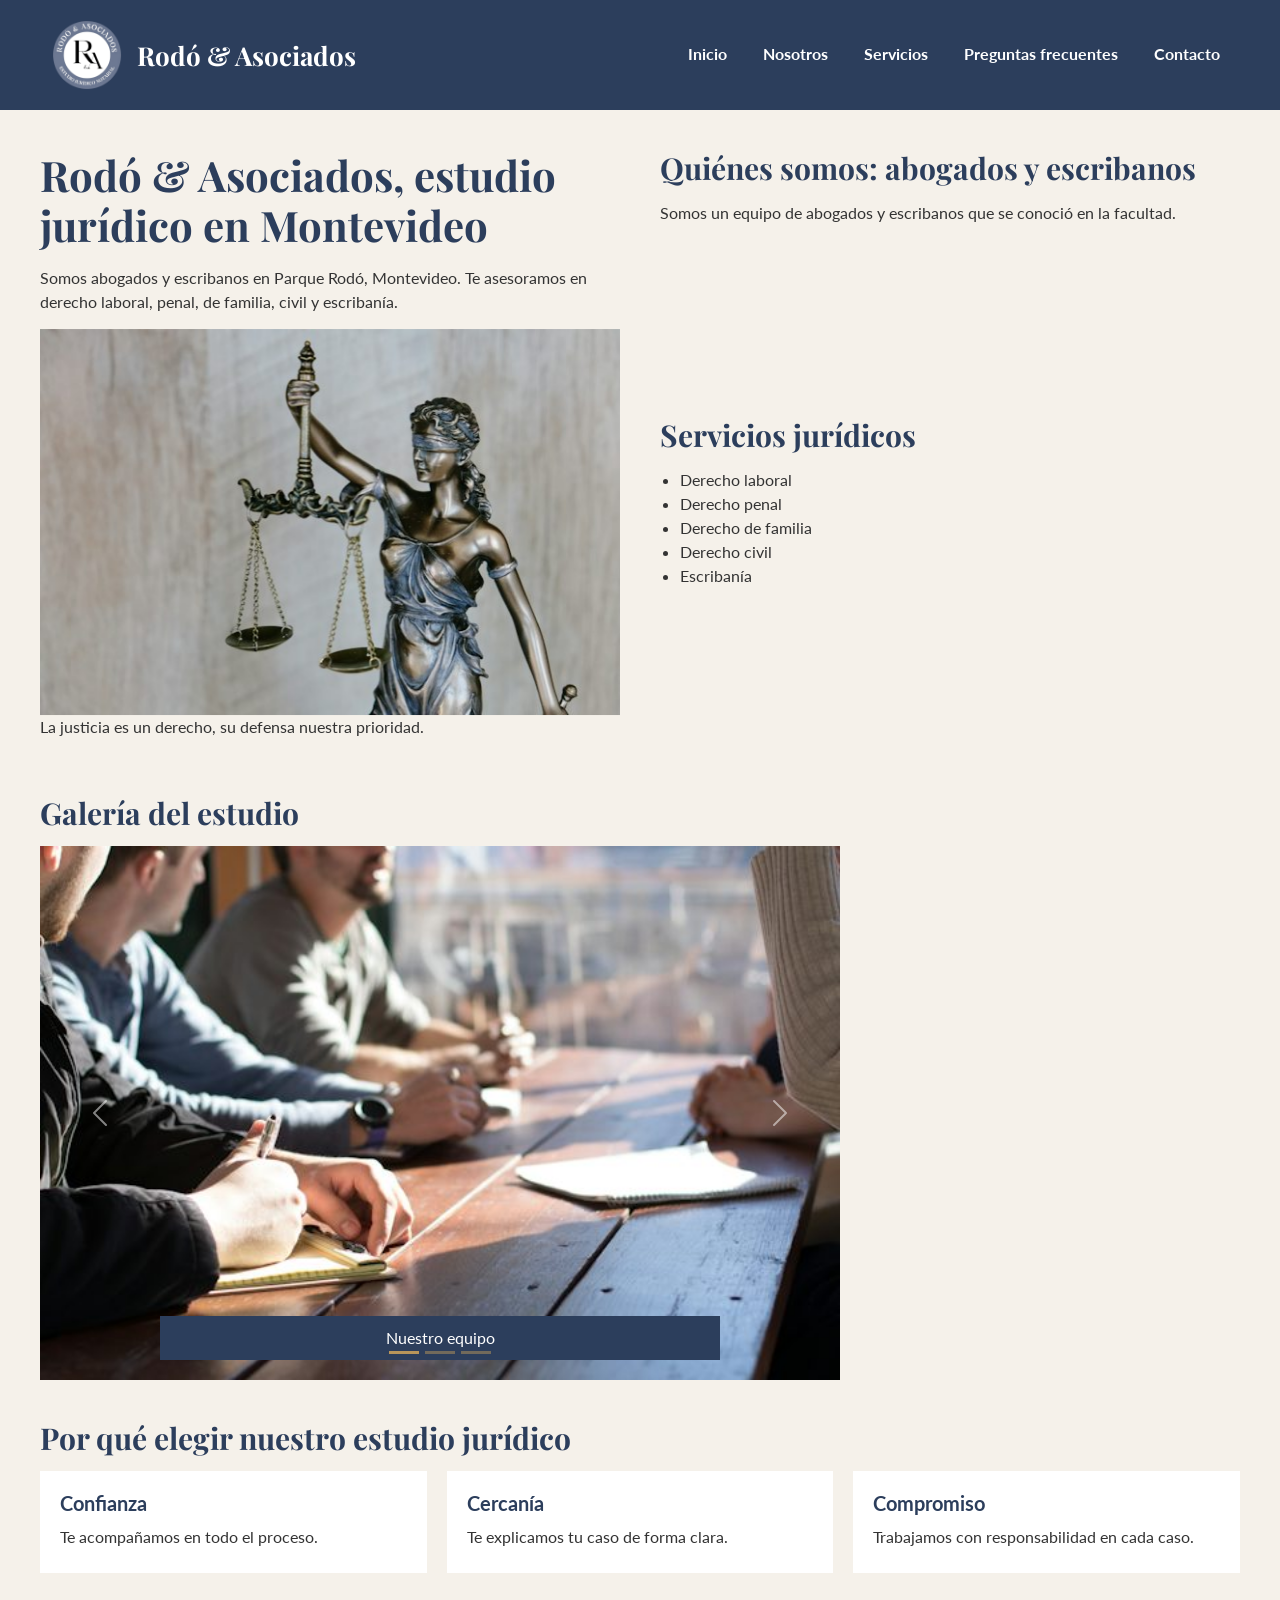
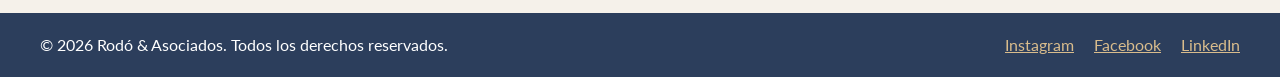
<file: index.html>
<!DOCTYPE html>
<html lang="es">
<head>
    <meta charset="UTF-8">
    <meta name="viewport" content="width=device-width, initial-scale=1.0">
    <title>Estudio jurídico en Montevideo | Rodó & Asociados</title>
    <meta name="description" content="Rodó & Asociados es un estudio jurídico y notarial en Parque Rodó, Montevideo. Abogados y escribanos en derecho laboral, penal, de familia, civil y escribanía.">
    <link href="https://cdn.jsdelivr.net/npm/bootstrap@5.3.3/dist/css/bootstrap.min.css" rel="stylesheet">
    <link href="https://unpkg.com/aos@2.3.4/dist/aos.css" rel="stylesheet">
    <link rel="preconnect" href="https://fonts.googleapis.com">
    <link rel="preconnect" href="https://fonts.gstatic.com" crossorigin>
    <link href="https://fonts.googleapis.com/css2?family=Lato:wght@400;700&family=Playfair+Display:wght@700&display=swap" rel="stylesheet">
    <link rel="stylesheet" href="css/style.css">
</head>
<body class="pagina">
    <header>
        <nav class="navbar navbar-expand-lg navbar-dark barra">
            <div class="container-fluid">
                <a class="navbar-brand marca-contenedor" href="index.html">
                    <img src="images/logo-rodo-asociados.png" alt="Logo de Rodó & Asociados" class="logo">
                    <span class="marca">Rodó & Asociados</span>
                </a>
                <button class="navbar-toggler" type="button" data-bs-toggle="collapse" data-bs-target="#menuPrincipal" aria-controls="menuPrincipal" aria-expanded="false" aria-label="Abrir menú">
                    <span class="navbar-toggler-icon"></span>
                </button>
                <div class="collapse navbar-collapse" id="menuPrincipal">
                    <ul class="navbar-nav ms-auto menu">
                        <li class="nav-item"><a class="nav-link menu-link" href="index.html">Inicio</a></li>
                        <li class="nav-item"><a class="nav-link menu-link" href="pages/sobre-mi.html">Nosotros</a></li>
                        <li class="nav-item"><a class="nav-link menu-link" href="pages/servicios.html">Servicios</a></li>
                        <li class="nav-item"><a class="nav-link menu-link" href="pages/proyectos.html">Preguntas frecuentes</a></li>
                        <li class="nav-item"><a class="nav-link menu-link" href="pages/contacto.html">Contacto</a></li>
                    </ul>
                </div>
            </div>
        </nav>
    </header>

    <main class="contenido grilla-inicio">
        <section class="seccion presentacion">
            <h1 class="titulo">Rodó & Asociados, estudio jurídico en Montevideo</h1>
            <p class="texto">Somos abogados y escribanos en Parque Rodó, Montevideo. Te asesoramos en derecho laboral, penal, de familia, civil y escribanía.</p>
            <figure>
                <img src="images/estatua-justicia-balanza.jpg" alt="Estatua de la justicia con su balanza" class="foto">
                <figcaption>La justicia es un derecho, su defensa nuestra prioridad.</figcaption>
            </figure>
        </section>

        <section class="seccion quienes">
            <h2 class="titulo-seccion">Quiénes somos: abogados y escribanos</h2>
            <p class="texto">Somos un equipo de abogados y escribanos que se conoció en la facultad.</p>
        </section>

        <section class="seccion servicios">
            <h2 class="titulo-seccion">Servicios jurídicos</h2>
            <ul class="lista">
                <li>Derecho laboral</li>
                <li>Derecho penal</li>
                <li>Derecho de familia</li>
                <li>Derecho civil</li>
                <li>Escribanía</li>
            </ul>
        </section>

        <section class="seccion galeria">
            <h2 class="titulo-seccion">Galería del estudio</h2>
            <div id="carruselGaleria" class="carousel slide carrusel" data-bs-ride="carousel">
                <div class="carousel-indicators">
                    <button type="button" data-bs-target="#carruselGaleria" data-bs-slide-to="0" class="active" aria-current="true" aria-label="Foto 1"></button>
                    <button type="button" data-bs-target="#carruselGaleria" data-bs-slide-to="1" aria-label="Foto 2"></button>
                    <button type="button" data-bs-target="#carruselGaleria" data-bs-slide-to="2" aria-label="Foto 3"></button>
                </div>
                <div class="carousel-inner">
                    <div class="carousel-item active">
                        <img src="images/equipo-abogados-reunion.jpg" class="d-block w-100" alt="Abogados del estudio reunidos alrededor de una mesa de trabajo">
                        <div class="carousel-caption leyenda">
                            <p>Nuestro equipo</p>
                        </div>
                    </div>
                    <div class="carousel-item">
                        <img src="images/abogado-firmando-documentos.jpg" class="d-block w-100" alt="Abogado firmando documentos legales">
                        <div class="carousel-caption leyenda">
                            <p>Asesoramiento en cada trámite</p>
                        </div>
                    </div>
                    <div class="carousel-item">
                        <img src="images/recepcion-oficina-estudio.jpg" class="d-block w-100" alt="Recepción de la oficina del estudio jurídico">
                        <div class="carousel-caption leyenda">
                            <p>Nuestra oficina en Parque Rodó</p>
                        </div>
                    </div>
                </div>
                <button class="carousel-control-prev" type="button" data-bs-target="#carruselGaleria" data-bs-slide="prev">
                    <span class="carousel-control-prev-icon" aria-hidden="true"></span>
                    <span class="visually-hidden">Anterior</span>
                </button>
                <button class="carousel-control-next" type="button" data-bs-target="#carruselGaleria" data-bs-slide="next">
                    <span class="carousel-control-next-icon" aria-hidden="true"></span>
                    <span class="visually-hidden">Siguiente</span>
                </button>
            </div>
        </section>

        <section class="seccion elegir">
            <h2 class="titulo-seccion">Por qué elegir nuestro estudio jurídico</h2>
            <div class="tarjetas" data-aos="fade-up">
                <article class="tarjeta">
                    <h3 class="subtitulo">Confianza</h3>
                    <p class="texto">Te acompañamos en todo el proceso.</p>
                </article>
                <article class="tarjeta">
                    <h3 class="subtitulo">Cercanía</h3>
                    <p class="texto">Te explicamos tu caso de forma clara.</p>
                </article>
                <article class="tarjeta">
                    <h3 class="subtitulo">Compromiso</h3>
                    <p class="texto">Trabajamos con responsabilidad en cada caso.</p>
                </article>
            </div>
        </section>
    </main>

    <footer class="pie">
        <p class="pie-texto">© 2026 Rodó & Asociados. Todos los derechos reservados.</p>
        <ul class="redes">
            <li><a class="redes-link" href="https://www.instagram.com/">Instagram</a></li>
            <li><a class="redes-link" href="https://www.facebook.com/">Facebook</a></li>
            <li><a class="redes-link" href="https://www.linkedin.com/">LinkedIn</a></li>
        </ul>
    </footer>
    <script src="https://cdn.jsdelivr.net/npm/bootstrap@5.3.3/dist/js/bootstrap.bundle.min.js"></script>
    <script src="https://unpkg.com/aos@2.3.4/dist/aos.js"></script>
    <script>
        AOS.init({ once: true });
    </script>
</body>
</html>
</file>
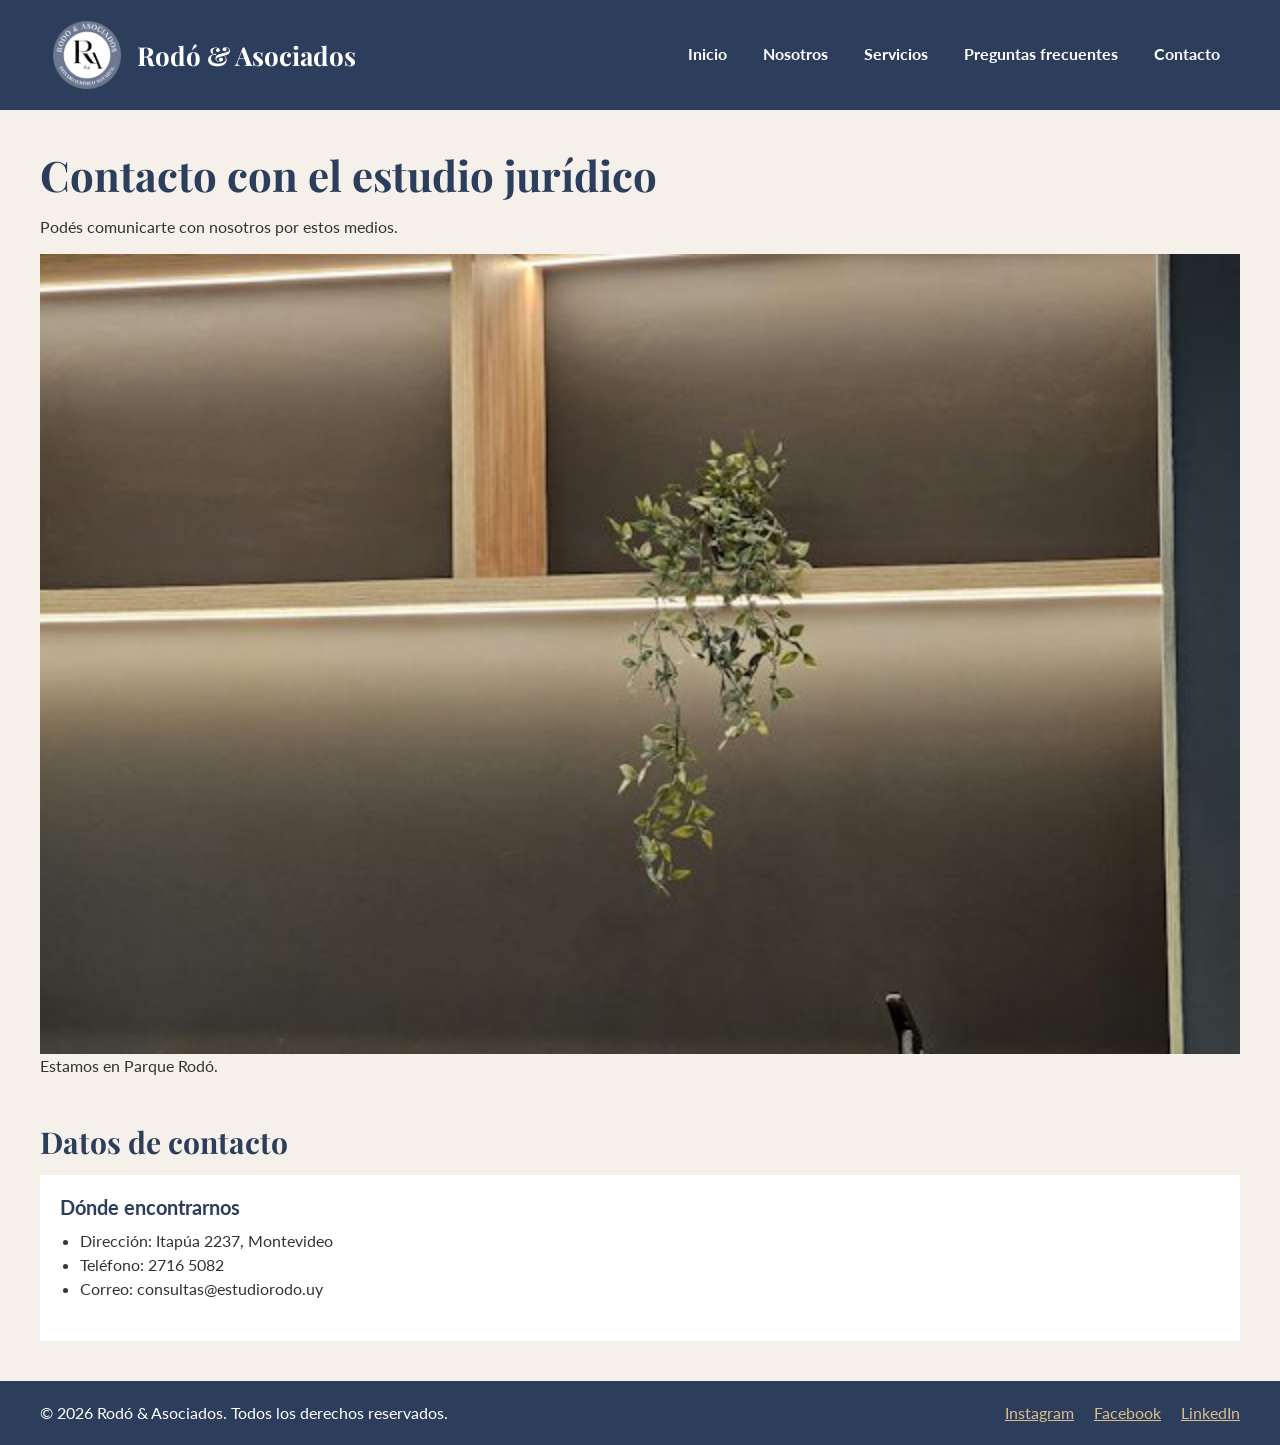
<file: pages/contacto.html>
<!DOCTYPE html>
<html lang="es">
<head>
    <meta charset="UTF-8">
    <meta name="viewport" content="width=device-width, initial-scale=1.0">
    <title>Contacto: abogados en Parque Rodó, Montevideo | Rodó & Asociados</title>
    <meta name="description" content="Contactá a Rodó & Asociados, estudio jurídico en Itapúa 2237, Parque Rodó, Montevideo. Teléfono 2716 5082 y correo consultas@estudiorodo.uy.">
    <link href="https://cdn.jsdelivr.net/npm/bootstrap@5.3.3/dist/css/bootstrap.min.css" rel="stylesheet">
    <link href="https://unpkg.com/aos@2.3.4/dist/aos.css" rel="stylesheet">
    <link rel="preconnect" href="https://fonts.googleapis.com">
    <link rel="preconnect" href="https://fonts.gstatic.com" crossorigin>
    <link href="https://fonts.googleapis.com/css2?family=Lato:wght@400;700&family=Playfair+Display:wght@700&display=swap" rel="stylesheet">
    <link rel="stylesheet" href="../css/style.css">
</head>
<body class="pagina">
    <header>
        <nav class="navbar navbar-expand-lg navbar-dark barra">
            <div class="container-fluid">
                <a class="navbar-brand marca-contenedor" href="../index.html">
                    <img src="../images/logo-rodo-asociados.png" alt="Logo de Rodó & Asociados" class="logo">
                    <span class="marca">Rodó & Asociados</span>
                </a>
                <button class="navbar-toggler" type="button" data-bs-toggle="collapse" data-bs-target="#menuPrincipal" aria-controls="menuPrincipal" aria-expanded="false" aria-label="Abrir menú">
                    <span class="navbar-toggler-icon"></span>
                </button>
                <div class="collapse navbar-collapse" id="menuPrincipal">
                    <ul class="navbar-nav ms-auto menu">
                        <li class="nav-item"><a class="nav-link menu-link" href="../index.html">Inicio</a></li>
                        <li class="nav-item"><a class="nav-link menu-link" href="sobre-mi.html">Nosotros</a></li>
                        <li class="nav-item"><a class="nav-link menu-link" href="servicios.html">Servicios</a></li>
                        <li class="nav-item"><a class="nav-link menu-link" href="proyectos.html">Preguntas frecuentes</a></li>
                        <li class="nav-item"><a class="nav-link menu-link" href="contacto.html">Contacto</a></li>
                    </ul>
                </div>
            </div>
        </nav>
    </header>

    <main class="contenido">
        <section class="seccion">
            <h1 class="titulo">Contacto con el estudio jurídico</h1>
            <p class="texto">Podés comunicarte con nosotros por estos medios.</p>
            <figure>
                <img src="../images/recepcion-oficina-estudio.jpg" alt="Recepción de la oficina del estudio jurídico" class="foto">
                <figcaption>Estamos en Parque Rodó.</figcaption>
            </figure>
        </section>

        <section class="seccion" data-aos="fade-up">
            <h2 class="titulo-seccion">Datos de contacto</h2>
            <article class="tarjeta">
                <h3 class="subtitulo">Dónde encontrarnos</h3>
                <ul class="lista">
                    <li>Dirección: Itapúa 2237, Montevideo</li>
                    <li>Teléfono: 2716 5082</li>
                    <li>Correo: consultas@estudiorodo.uy</li>
                </ul>
            </article>
        </section>
    </main>

    <footer class="pie">
        <p class="pie-texto">© 2026 Rodó & Asociados. Todos los derechos reservados.</p>
        <ul class="redes">
            <li><a class="redes-link" href="https://www.instagram.com/">Instagram</a></li>
            <li><a class="redes-link" href="https://www.facebook.com/">Facebook</a></li>
            <li><a class="redes-link" href="https://www.linkedin.com/">LinkedIn</a></li>
        </ul>
    </footer>
    <script src="https://cdn.jsdelivr.net/npm/bootstrap@5.3.3/dist/js/bootstrap.bundle.min.js"></script>
    <script src="https://unpkg.com/aos@2.3.4/dist/aos.js"></script>
    <script>
        AOS.init({ once: true });
    </script>
</body>
</html>
</file>
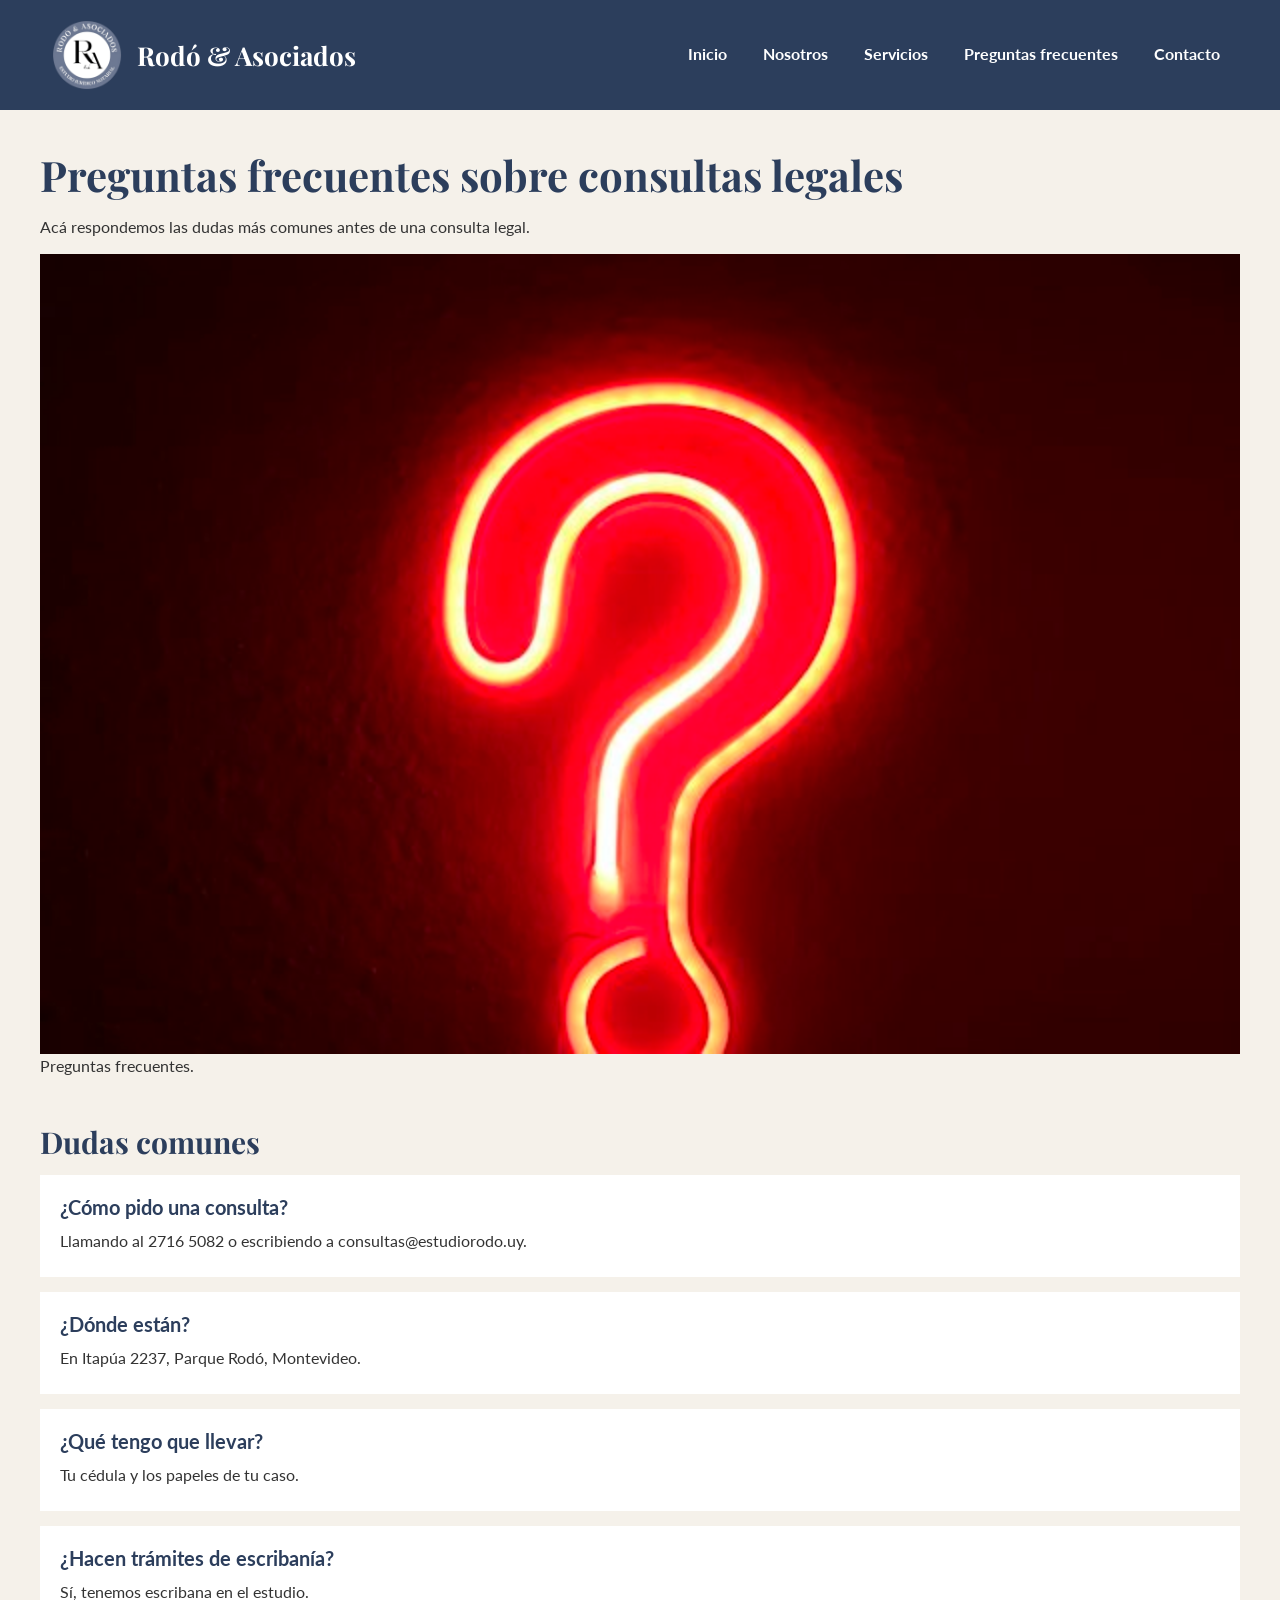
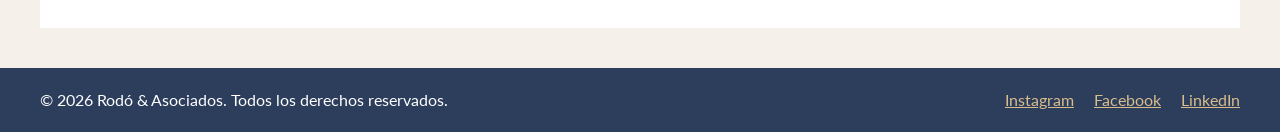
<file: pages/proyectos.html>
<!DOCTYPE html>
<html lang="es">
<head>
    <meta charset="UTF-8">
    <meta name="viewport" content="width=device-width, initial-scale=1.0">
    <title>Preguntas frecuentes sobre consultas legales | Rodó & Asociados</title>
    <meta name="description" content="Respuestas a las preguntas frecuentes sobre cómo pedir una consulta legal en Rodó & Asociados, dónde estamos y qué llevar a la primera reunión.">
    <link href="https://cdn.jsdelivr.net/npm/bootstrap@5.3.3/dist/css/bootstrap.min.css" rel="stylesheet">
    <link href="https://unpkg.com/aos@2.3.4/dist/aos.css" rel="stylesheet">
    <link rel="preconnect" href="https://fonts.googleapis.com">
    <link rel="preconnect" href="https://fonts.gstatic.com" crossorigin>
    <link href="https://fonts.googleapis.com/css2?family=Lato:wght@400;700&family=Playfair+Display:wght@700&display=swap" rel="stylesheet">
    <link rel="stylesheet" href="../css/style.css">
</head>
<body class="pagina">
    <header>
        <nav class="navbar navbar-expand-lg navbar-dark barra">
            <div class="container-fluid">
                <a class="navbar-brand marca-contenedor" href="../index.html">
                    <img src="../images/logo-rodo-asociados.png" alt="Logo de Rodó & Asociados" class="logo">
                    <span class="marca">Rodó & Asociados</span>
                </a>
                <button class="navbar-toggler" type="button" data-bs-toggle="collapse" data-bs-target="#menuPrincipal" aria-controls="menuPrincipal" aria-expanded="false" aria-label="Abrir menú">
                    <span class="navbar-toggler-icon"></span>
                </button>
                <div class="collapse navbar-collapse" id="menuPrincipal">
                    <ul class="navbar-nav ms-auto menu">
                        <li class="nav-item"><a class="nav-link menu-link" href="../index.html">Inicio</a></li>
                        <li class="nav-item"><a class="nav-link menu-link" href="sobre-mi.html">Nosotros</a></li>
                        <li class="nav-item"><a class="nav-link menu-link" href="servicios.html">Servicios</a></li>
                        <li class="nav-item"><a class="nav-link menu-link" href="proyectos.html">Preguntas frecuentes</a></li>
                        <li class="nav-item"><a class="nav-link menu-link" href="contacto.html">Contacto</a></li>
                    </ul>
                </div>
            </div>
        </nav>
    </header>

    <main class="contenido">
        <section class="seccion">
            <h1 class="titulo">Preguntas frecuentes sobre consultas legales</h1>
            <p class="texto">Acá respondemos las dudas más comunes antes de una consulta legal.</p>
            <figure>
                <img src="../images/preguntas-frecuentes-consultas.jpg" alt="Signo de pregunta iluminado en una pared" class="foto">
                <figcaption>Preguntas frecuentes.</figcaption>
            </figure>
        </section>

        <section class="seccion" data-aos="fade-up">
            <h2 class="titulo-seccion">Dudas comunes</h2>
            <article class="tarjeta">
                <h3 class="subtitulo">¿Cómo pido una consulta?</h3>
                <p class="texto">Llamando al 2716 5082 o escribiendo a consultas@estudiorodo.uy.</p>
            </article>
            <article class="tarjeta">
                <h3 class="subtitulo">¿Dónde están?</h3>
                <p class="texto">En Itapúa 2237, Parque Rodó, Montevideo.</p>
            </article>
            <article class="tarjeta">
                <h3 class="subtitulo">¿Qué tengo que llevar?</h3>
                <p class="texto">Tu cédula y los papeles de tu caso.</p>
            </article>
            <article class="tarjeta">
                <h3 class="subtitulo">¿Hacen trámites de escribanía?</h3>
                <p class="texto">Sí, tenemos escribana en el estudio.</p>
            </article>
        </section>
    </main>

    <footer class="pie">
        <p class="pie-texto">© 2026 Rodó & Asociados. Todos los derechos reservados.</p>
        <ul class="redes">
            <li><a class="redes-link" href="https://www.instagram.com/">Instagram</a></li>
            <li><a class="redes-link" href="https://www.facebook.com/">Facebook</a></li>
            <li><a class="redes-link" href="https://www.linkedin.com/">LinkedIn</a></li>
        </ul>
    </footer>
    <script src="https://cdn.jsdelivr.net/npm/bootstrap@5.3.3/dist/js/bootstrap.bundle.min.js"></script>
    <script src="https://unpkg.com/aos@2.3.4/dist/aos.js"></script>
    <script>
        AOS.init({ once: true });
    </script>
</body>
</html>
</file>
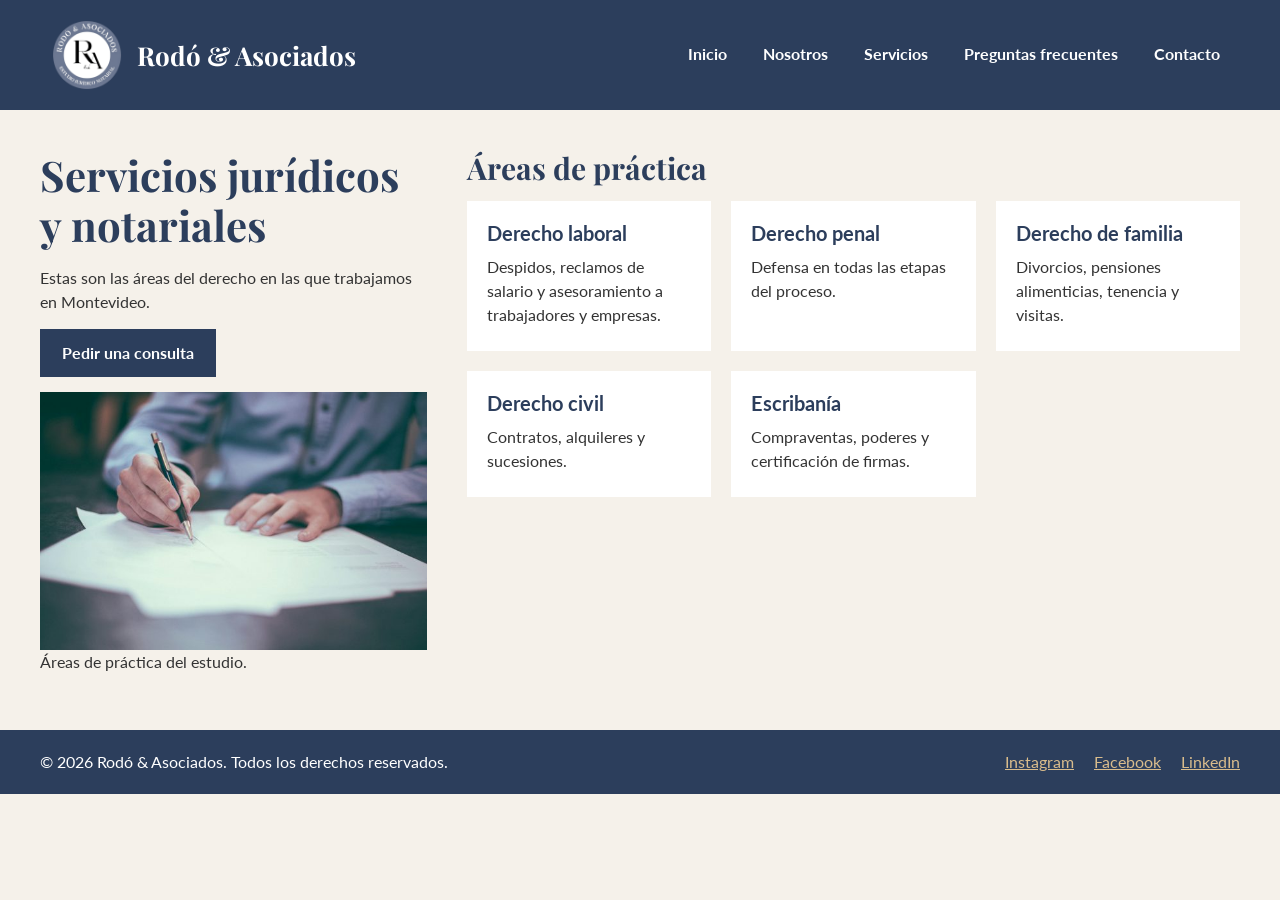
<file: pages/servicios.html>
<!DOCTYPE html>
<html lang="es">
<head>
    <meta charset="UTF-8">
    <meta name="viewport" content="width=device-width, initial-scale=1.0">
    <title>Servicios: derecho laboral, penal, familia y escribanía | Rodó & Asociados</title>
    <meta name="description" content="Servicios jurídicos de Rodó & Asociados en Montevideo: derecho laboral, derecho penal, derecho de familia, derecho civil y escribanía.">
    <link href="https://cdn.jsdelivr.net/npm/bootstrap@5.3.3/dist/css/bootstrap.min.css" rel="stylesheet">
    <link href="https://unpkg.com/aos@2.3.4/dist/aos.css" rel="stylesheet">
    <link rel="preconnect" href="https://fonts.googleapis.com">
    <link rel="preconnect" href="https://fonts.gstatic.com" crossorigin>
    <link href="https://fonts.googleapis.com/css2?family=Lato:wght@400;700&family=Playfair+Display:wght@700&display=swap" rel="stylesheet">
    <link rel="stylesheet" href="../css/style.css">
</head>
<body class="pagina">
    <header>
        <nav class="navbar navbar-expand-lg navbar-dark barra">
            <div class="container-fluid">
                <a class="navbar-brand marca-contenedor" href="../index.html">
                    <img src="../images/logo-rodo-asociados.png" alt="Logo de Rodó & Asociados" class="logo">
                    <span class="marca">Rodó & Asociados</span>
                </a>
                <button class="navbar-toggler" type="button" data-bs-toggle="collapse" data-bs-target="#menuPrincipal" aria-controls="menuPrincipal" aria-expanded="false" aria-label="Abrir menú">
                    <span class="navbar-toggler-icon"></span>
                </button>
                <div class="collapse navbar-collapse" id="menuPrincipal">
                    <ul class="navbar-nav ms-auto menu">
                        <li class="nav-item"><a class="nav-link menu-link" href="../index.html">Inicio</a></li>
                        <li class="nav-item"><a class="nav-link menu-link" href="sobre-mi.html">Nosotros</a></li>
                        <li class="nav-item"><a class="nav-link menu-link" href="servicios.html">Servicios</a></li>
                        <li class="nav-item"><a class="nav-link menu-link" href="proyectos.html">Preguntas frecuentes</a></li>
                        <li class="nav-item"><a class="nav-link menu-link" href="contacto.html">Contacto</a></li>
                    </ul>
                </div>
            </div>
        </nav>
    </header>

    <main class="contenido grilla-servicios">
        <section class="seccion introduccion">
            <h1 class="titulo">Servicios jurídicos y notariales</h1>
            <p class="texto">Estas son las áreas del derecho en las que trabajamos en Montevideo.</p>
            <button type="button" class="boton" data-bs-toggle="modal" data-bs-target="#modalConsulta">Pedir una consulta</button>
            <figure>
                <img src="../images/abogado-firmando-documentos.jpg" alt="Abogado firmando documentos legales" class="foto">
                <figcaption>Áreas de práctica del estudio.</figcaption>
            </figure>
        </section>

        <section class="seccion areas">
            <h2 class="titulo-seccion">Áreas de práctica</h2>
            <div class="tarjetas" data-aos="fade-up">
                <article class="tarjeta">
                    <h3 class="subtitulo">Derecho laboral</h3>
                    <p class="texto">Despidos, reclamos de salario y asesoramiento a trabajadores y empresas.</p>
                </article>
                <article class="tarjeta">
                    <h3 class="subtitulo">Derecho penal</h3>
                    <p class="texto">Defensa en todas las etapas del proceso.</p>
                </article>
                <article class="tarjeta">
                    <h3 class="subtitulo">Derecho de familia</h3>
                    <p class="texto">Divorcios, pensiones alimenticias, tenencia y visitas.</p>
                </article>
                <article class="tarjeta">
                    <h3 class="subtitulo">Derecho civil</h3>
                    <p class="texto">Contratos, alquileres y sucesiones.</p>
                </article>
                <article class="tarjeta">
                    <h3 class="subtitulo">Escribanía</h3>
                    <p class="texto">Compraventas, poderes y certificación de firmas.</p>
                </article>
            </div>
        </section>
    </main>

    <div class="modal fade" id="modalConsulta" tabindex="-1" aria-labelledby="tituloModal" aria-hidden="true">
        <div class="modal-dialog modal-dialog-centered">
            <div class="modal-content ventana">
                <div class="modal-header">
                    <h2 class="modal-title subtitulo" id="tituloModal">Pedí tu consulta</h2>
                    <button type="button" class="btn-close" data-bs-dismiss="modal" aria-label="Cerrar"></button>
                </div>
                <div class="modal-body">
                    <p class="texto">Llamanos al 2716 5082 o escribinos a consultas@estudiorodo.uy y coordinamos día y hora.</p>
                </div>
                <div class="modal-footer">
                    <button type="button" class="boton" data-bs-dismiss="modal">Cerrar</button>
                </div>
            </div>
        </div>
    </div>

    <footer class="pie">
        <p class="pie-texto">© 2026 Rodó & Asociados. Todos los derechos reservados.</p>
        <ul class="redes">
            <li><a class="redes-link" href="https://www.instagram.com/">Instagram</a></li>
            <li><a class="redes-link" href="https://www.facebook.com/">Facebook</a></li>
            <li><a class="redes-link" href="https://www.linkedin.com/">LinkedIn</a></li>
        </ul>
    </footer>
    <script src="https://cdn.jsdelivr.net/npm/bootstrap@5.3.3/dist/js/bootstrap.bundle.min.js"></script>
    <script src="https://unpkg.com/aos@2.3.4/dist/aos.js"></script>
    <script>
        AOS.init({ once: true });
    </script>
</body>
</html>
</file>
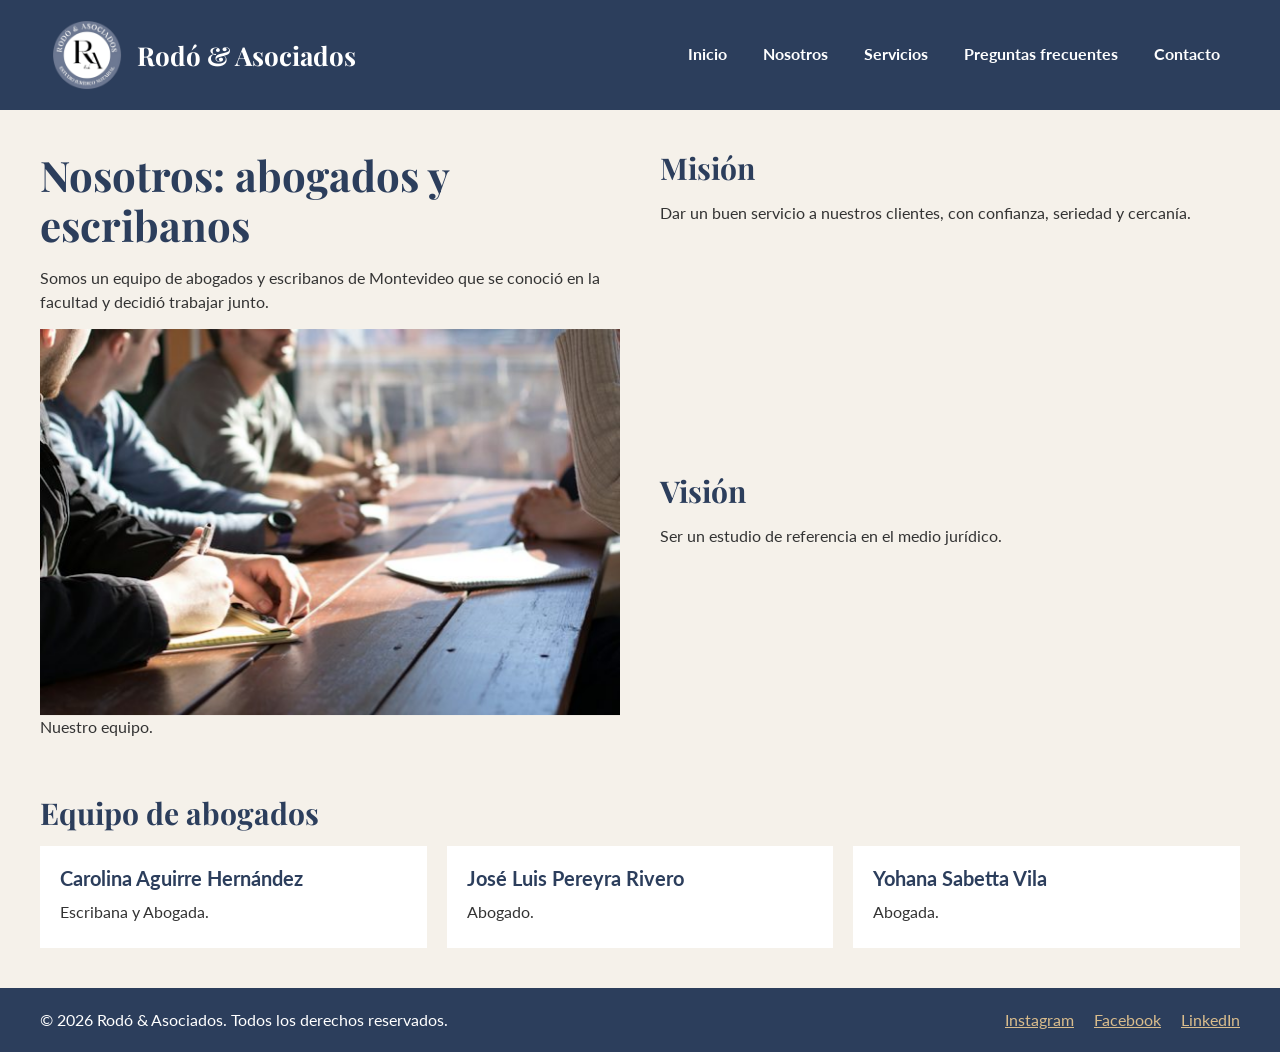
<file: pages/sobre-mi.html>
<!DOCTYPE html>
<html lang="es">
<head>
    <meta charset="UTF-8">
    <meta name="viewport" content="width=device-width, initial-scale=1.0">
    <title>Nosotros: abogados y escribanos en Montevideo | Rodó & Asociados</title>
    <meta name="description" content="Conocé al equipo de Rodó & Asociados: abogados y escribanos en Montevideo comprometidos con la confianza, la seriedad y la cercanía con cada cliente.">
    <link href="https://cdn.jsdelivr.net/npm/bootstrap@5.3.3/dist/css/bootstrap.min.css" rel="stylesheet">
    <link href="https://unpkg.com/aos@2.3.4/dist/aos.css" rel="stylesheet">
    <link rel="preconnect" href="https://fonts.googleapis.com">
    <link rel="preconnect" href="https://fonts.gstatic.com" crossorigin>
    <link href="https://fonts.googleapis.com/css2?family=Lato:wght@400;700&family=Playfair+Display:wght@700&display=swap" rel="stylesheet">
    <link rel="stylesheet" href="../css/style.css">
</head>
<body class="pagina">
    <header>
        <nav class="navbar navbar-expand-lg navbar-dark barra">
            <div class="container-fluid">
                <a class="navbar-brand marca-contenedor" href="../index.html">
                    <img src="../images/logo-rodo-asociados.png" alt="Logo de Rodó & Asociados" class="logo">
                    <span class="marca">Rodó & Asociados</span>
                </a>
                <button class="navbar-toggler" type="button" data-bs-toggle="collapse" data-bs-target="#menuPrincipal" aria-controls="menuPrincipal" aria-expanded="false" aria-label="Abrir menú">
                    <span class="navbar-toggler-icon"></span>
                </button>
                <div class="collapse navbar-collapse" id="menuPrincipal">
                    <ul class="navbar-nav ms-auto menu">
                        <li class="nav-item"><a class="nav-link menu-link" href="../index.html">Inicio</a></li>
                        <li class="nav-item"><a class="nav-link menu-link" href="sobre-mi.html">Nosotros</a></li>
                        <li class="nav-item"><a class="nav-link menu-link" href="servicios.html">Servicios</a></li>
                        <li class="nav-item"><a class="nav-link menu-link" href="proyectos.html">Preguntas frecuentes</a></li>
                        <li class="nav-item"><a class="nav-link menu-link" href="contacto.html">Contacto</a></li>
                    </ul>
                </div>
            </div>
        </nav>
    </header>

    <main class="contenido grilla-nosotros">
        <section class="seccion nosotros">
            <h1 class="titulo">Nosotros: abogados y escribanos</h1>
            <p class="texto">Somos un equipo de abogados y escribanos de Montevideo que se conoció en la facultad y decidió trabajar junto.</p>
            <figure>
                <img src="../images/equipo-abogados-reunion.jpg" alt="Equipo de abogados del estudio en una reunión de trabajo" class="foto">
                <figcaption>Nuestro equipo.</figcaption>
            </figure>
        </section>

        <section class="seccion mision">
            <h2 class="titulo-seccion">Misión</h2>
            <p class="texto">Dar un buen servicio a nuestros clientes, con confianza, seriedad y cercanía.</p>
        </section>

        <section class="seccion vision">
            <h2 class="titulo-seccion">Visión</h2>
            <p class="texto">Ser un estudio de referencia en el medio jurídico.</p>
        </section>

        <section class="seccion equipo">
            <h2 class="titulo-seccion">Equipo de abogados</h2>
            <div class="tarjetas" data-aos="fade-up">
                <article class="tarjeta">
                    <h3 class="subtitulo">Carolina Aguirre Hernández</h3>
                    <p class="texto">Escribana y Abogada.</p>
                </article>
                <article class="tarjeta">
                    <h3 class="subtitulo">José Luis Pereyra Rivero</h3>
                    <p class="texto">Abogado.</p>
                </article>
                <article class="tarjeta">
                    <h3 class="subtitulo">Yohana Sabetta Vila</h3>
                    <p class="texto">Abogada.</p>
                </article>
            </div>
        </section>
    </main>

    <footer class="pie">
        <p class="pie-texto">© 2026 Rodó & Asociados. Todos los derechos reservados.</p>
        <ul class="redes">
            <li><a class="redes-link" href="https://www.instagram.com/">Instagram</a></li>
            <li><a class="redes-link" href="https://www.facebook.com/">Facebook</a></li>
            <li><a class="redes-link" href="https://www.linkedin.com/">LinkedIn</a></li>
        </ul>
    </footer>
    <script src="https://cdn.jsdelivr.net/npm/bootstrap@5.3.3/dist/js/bootstrap.bundle.min.js"></script>
    <script src="https://unpkg.com/aos@2.3.4/dist/aos.js"></script>
    <script>
        AOS.init({ once: true });
    </script>
</body>
</html>
</file>
<file: css/style.css>
* {
  margin: 0;
  padding: 0;
  box-sizing: border-box;
}

@keyframes aparecer {
  from {
    opacity: 0;
    transform: translateY(20px);
  }
  to {
    opacity: 1;
    transform: translateY(0);
  }
}
.pagina {
  background-color: #f5f1ea;
  color: #333333;
  font-family: "Lato", sans-serif;
}

.contenido {
  display: flex;
  flex-direction: column;
  gap: 30px;
  padding: 20px;
}
@media (min-width: 768px) {
  .contenido {
    padding: 30px;
  }
}
@media (min-width: 1024px) {
  .contenido {
    padding: 40px;
  }
}

.seccion {
  display: flex;
  flex-direction: column;
  gap: 15px;
}

.lista {
  padding-left: 20px;
}

.foto {
  width: 100%;
  animation: aparecer 1s ease-out 0.3s both;
}

.subtitulo, .titulo-seccion, .titulo {
  margin: 0;
  color: #2c3e5c;
  font-weight: 700;
}

.titulo {
  font-family: "Playfair Display", serif;
  font-size: 34px;
  animation: aparecer 0.8s ease-out 0s both;
}
@media (min-width: 768px) {
  .titulo {
    font-size: 38px;
  }
}
@media (min-width: 1024px) {
  .titulo {
    font-size: 42px;
  }
}

.titulo-seccion {
  font-family: "Playfair Display", serif;
  font-size: 26px;
}
@media (min-width: 768px) {
  .titulo-seccion {
    font-size: 28px;
  }
}
@media (min-width: 1024px) {
  .titulo-seccion {
    font-size: 30px;
  }
}

.subtitulo {
  font-family: "Lato", sans-serif;
  font-size: 20px;
}

.texto {
  margin: 0;
  font-size: 16px;
  font-weight: 400;
}

.barra {
  padding: 15px 20px;
  background-color: #2c3e5c;
}
@media (min-width: 1024px) {
  .barra {
    padding: 15px 40px;
  }
}

.marca-contenedor {
  display: flex;
  align-items: center;
  gap: 15px;
}

.logo {
  width: 50px;
}
@media (min-width: 1024px) {
  .logo {
    width: 70px;
  }
}

.marca {
  color: #ffffff;
  font-family: "Playfair Display", serif;
  font-size: 20px;
  font-weight: 700;
}
@media (min-width: 1024px) {
  .marca {
    font-size: 26px;
  }
}

.menu {
  gap: 10px;
}
@media (min-width: 1024px) {
  .menu {
    gap: 20px;
  }
}

.barra .menu-link {
  color: #ffffff;
  font-weight: 700;
  border-bottom: 2px solid transparent;
  transition: color 0.3s, border-color 0.3s;
}
.barra .menu-link:hover {
  color: #d9bc8c;
  border-bottom-color: #d9bc8c;
}
.barra .menu-link:focus {
  color: #d9bc8c;
  outline: 2px solid #d9bc8c;
}
.barra .menu-link:active {
  color: #f5f1ea;
}

.grilla-inicio {
  display: grid;
  grid-template-columns: 1fr;
  grid-template-areas: "presentacion" "quienes" "servicios" "galeria" "elegir";
  gap: 30px;
}
@media (min-width: 1024px) {
  .grilla-inicio {
    grid-template-columns: 1fr 1fr;
    grid-template-areas: "presentacion quienes" "presentacion servicios" "galeria galeria" "elegir elegir";
    gap: 40px;
  }
}

.presentacion {
  grid-area: presentacion;
}

.quienes {
  grid-area: quienes;
}

.servicios {
  grid-area: servicios;
}

.elegir {
  grid-area: elegir;
}

.galeria {
  grid-area: galeria;
}

.grilla-servicios {
  display: grid;
  grid-template-columns: 1fr;
  grid-template-areas: "introduccion" "areas";
  gap: 30px;
}
@media (min-width: 1024px) {
  .grilla-servicios {
    grid-template-columns: 1fr 2fr;
    grid-template-areas: "introduccion areas";
    gap: 40px;
  }
}

.introduccion {
  grid-area: introduccion;
}

.areas {
  grid-area: areas;
}

.grilla-nosotros {
  display: grid;
  grid-template-columns: 1fr;
  grid-template-areas: "nosotros" "mision" "vision" "equipo";
  gap: 30px;
}
@media (min-width: 1024px) {
  .grilla-nosotros {
    grid-template-columns: 1fr 1fr;
    grid-template-areas: "nosotros mision" "nosotros vision" "equipo equipo";
    gap: 40px;
  }
}

.nosotros {
  grid-area: nosotros;
}

.mision {
  grid-area: mision;
}

.vision {
  grid-area: vision;
}

.equipo {
  grid-area: equipo;
}

.pie {
  display: flex;
  flex-direction: column;
  align-items: center;
  gap: 15px;
  padding: 20px;
  background-color: #2c3e5c;
  color: #ffffff;
}
@media (min-width: 1024px) {
  .pie {
    flex-direction: row;
    justify-content: space-between;
    padding: 20px 40px;
  }
}

.pie-texto {
  margin: 0;
}

.redes {
  display: flex;
  gap: 20px;
  margin: 0;
  padding: 0;
  list-style: none;
}

.redes-link {
  color: #d9bc8c;
  transition: color 0.3s;
}
.redes-link:hover {
  color: #ffffff;
}
.redes-link:focus {
  outline: 2px solid #ffffff;
}
.redes-link:active {
  color: #f5f1ea;
}

.tarjetas {
  display: grid;
  grid-template-columns: 1fr;
  gap: 20px;
}
@media (min-width: 768px) {
  .tarjetas {
    grid-template-columns: 1fr 1fr;
  }
}
@media (min-width: 1024px) {
  .tarjetas {
    grid-template-columns: 1fr 1fr 1fr;
  }
}

.tarjeta {
  display: flex;
  flex-direction: column;
  gap: 10px;
  padding: 20px;
  background-color: #ffffff;
  border-bottom: 4px solid transparent;
  transition: transform 0.3s, border-color 0.3s;
}
.tarjeta:hover {
  transform: translateY(-5px);
  border-bottom-color: #b8955a;
}

.boton {
  align-self: flex-start;
  padding: 10px 20px;
  border: 2px solid #2c3e5c;
  background-color: #2c3e5c;
  color: #ffffff;
  font-weight: 700;
  transition: background-color 0.3s, color 0.3s;
}
.boton:hover {
  background-color: #d9bc8c;
  border-color: #d9bc8c;
  color: #2c3e5c;
}
.boton:focus {
  outline: 3px solid #b8955a;
}
.boton:active {
  background-color: #f5f1ea;
  color: #2c3e5c;
}

.carrusel {
  max-width: 800px;
}
.carrusel .carousel-indicators button {
  background-color: #b8955a;
}

.leyenda {
  background-color: #2c3e5c;
  padding: 10px;
}
.leyenda p {
  margin: 0;
  color: #ffffff;
}

.ventana {
  background-color: #f5f1ea;
  border-top: 5px solid #b8955a;
}
</file>
